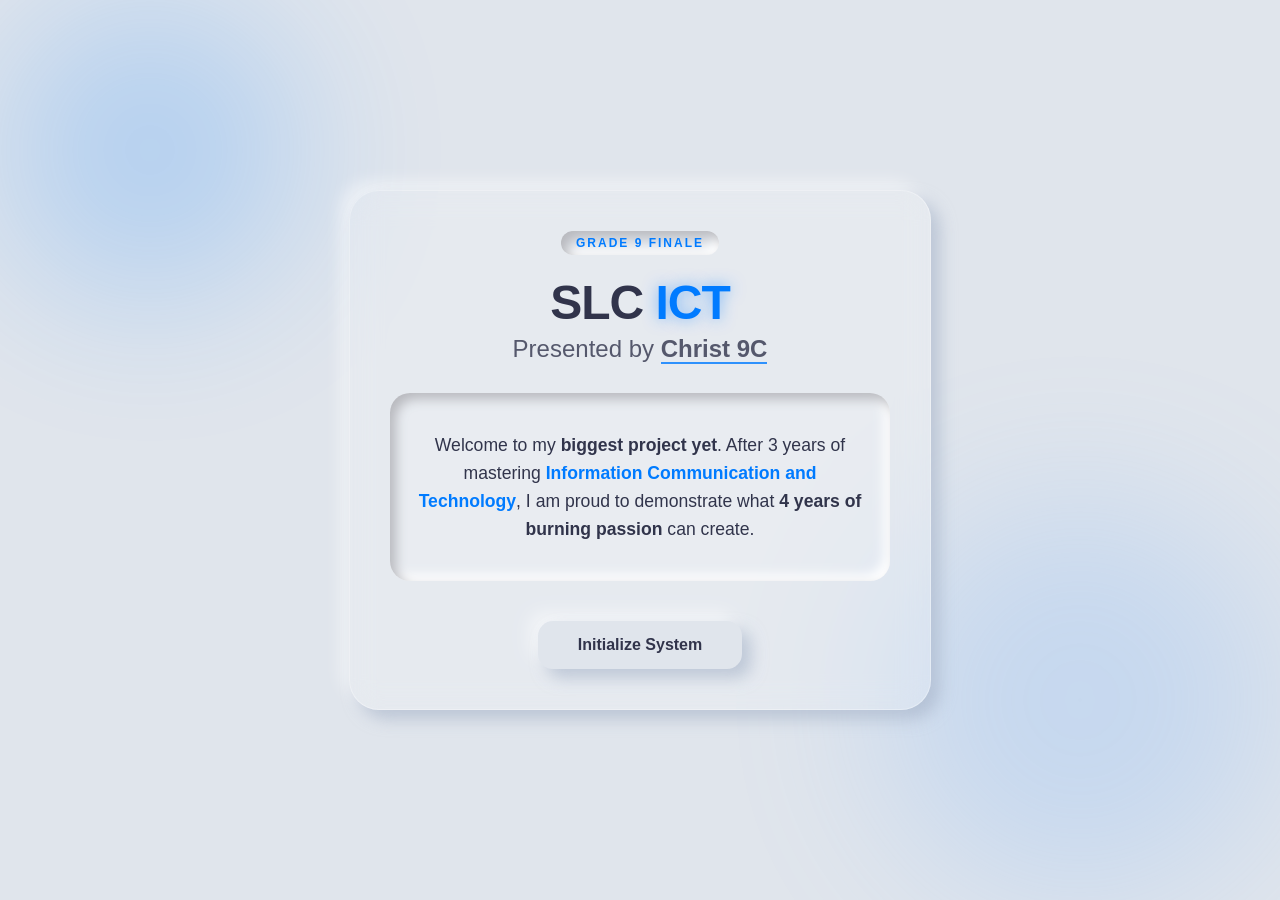
<file: index.html>
<!DOCTYPE html>

<html>
<head>
  <meta name="viewport" content="width=device-width, initial-scale=1.0">
  <meta http-equiv="CONTENT-TYPE" content="text/html; charset=UTF-8">
  <title>SLC Introductory</title>
  <link rel="stylesheet" href="e.css">
  <script>
  function delayedRedirect() {
        setTimeout(function() {
            window.location.href = "dashboard.html";
        }, 400);
    }
  </script>
  
</head>
<body>
  <div class="bg-animation">
    <div class="blob"></div>
    <div class="blob"></div>
  </div>

  <div class="main-card">
    <div class="badge">GRADE 9 FINALE</div>
    <h1>SLC <span class="accent">ICT</span></h1>
    <h2>Presented by <span class="name-highlight">Christ 9C</span></h2>
    
    <div class="content-box">
      <p>Welcome to my <b>biggest project yet</b>. After 3 years of mastering 
        <span class="LICT">Information Communication and Technology</span>, 
        I am proud to demonstrate what <b>4 years of burning passion</b> can create.
      </p>
    </div>
    
    <button class="GO" onclick="delayedRedirect()">Initialize System</button>
  </div>
</body>

</html>
</file>
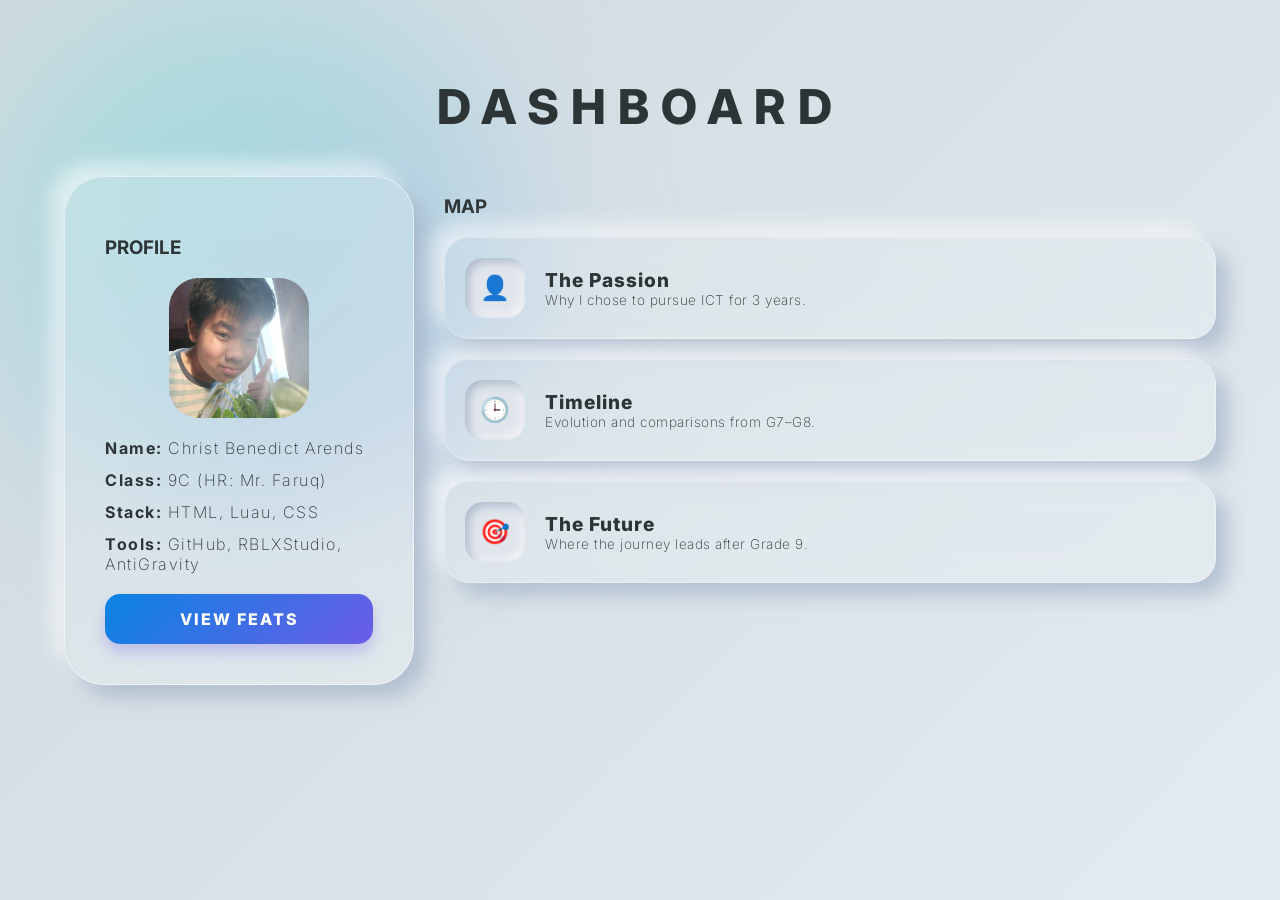
<file: dashboard.html>
<!DOCTYPE html>
<html>
<head>
  <meta name="viewport" content="width=device-width, initial-scale=1.0">
  
  <meta http-equiv="CONTENT-TYPE" content="text/html; charset=UTF-8">
  <title>SLC Dashboard</title>
  <link rel="stylesheet" href="dashboard.css"> <script>
  function dRF() {
        setTimeout(function() {
            window.location.href = "feats.html";
        }, 400);
    }
  function dRP() {
        setTimeout(function() {
            window.location.href = "Passion.html";
        }, 400);
    }
  function dRT() {
        setTimeout(function() {
            window.location.href = "Timeline.html";
        }, 400);
    }
  function dRTF() {
        setTimeout(function() {
            window.location.href = "TheFuture.html";
        }, 400);
    }
  </script>
</head>
<body>
  <div class="bg-animation">
    <div class="blob"></div>
  </div>

  <h1>DASHBOARD</h1>

  <div class="Cards-Container">
    <div class="left-content-card">
      <div class="glass-inner">
        <h3>PROFILE</h3>
        <div class="profile-img-container">
            <img src="IMG-20260409-WA0044.jpg" alt="Profile"> 
        </div>
        <div class="stats">
            <p><strong>Name:</strong> Christ Benedict Arends</p>
            <p><strong>Class:</strong> 9C (HR: Mr. Faruq)</p>
            <p><strong>Stack:</strong> HTML, Luau, CSS</p>
          <p><strong>Tools:</strong> GitHub, RBLXStudio, AntiGravity</p>
        </div>
        <button class="Feats-Btn" onclick="dRF()">VIEW FEATS</button>
      </div>
    </div>

    <div class="right-container-card">
      <h3 class="section-label">MAP</h3>
      
      <div class="nav-item" onclick="dRP()">
        <div class="icon-box icon-passion">👤</div>
        <div class="nav-text">
            <button class="Why">The Passion</button>
            <span>Why I chose to pursue ICT for 3 years.</span>
        </div>
      </div>

      <div class="nav-item" onclick="dRT()">
        <div class="icon-box icon-timeline">🕒</div>
        <div class="nav-text">
            <button class="Timeline">Timeline</button>
            <span>Evolution and comparisons from G7–G8.</span>
        </div>
      </div>

      <div class="nav-item" onclick="dRTF()">
        <div class="icon-box icon-future">🎯</div>
        <div class="nav-text">
            <button class="TheFuture">The Future</button>
            <span>Where the journey leads after Grade 9.</span>
        </div>
      </div>
    </div>
  </div>
</body>
</html>
</file>
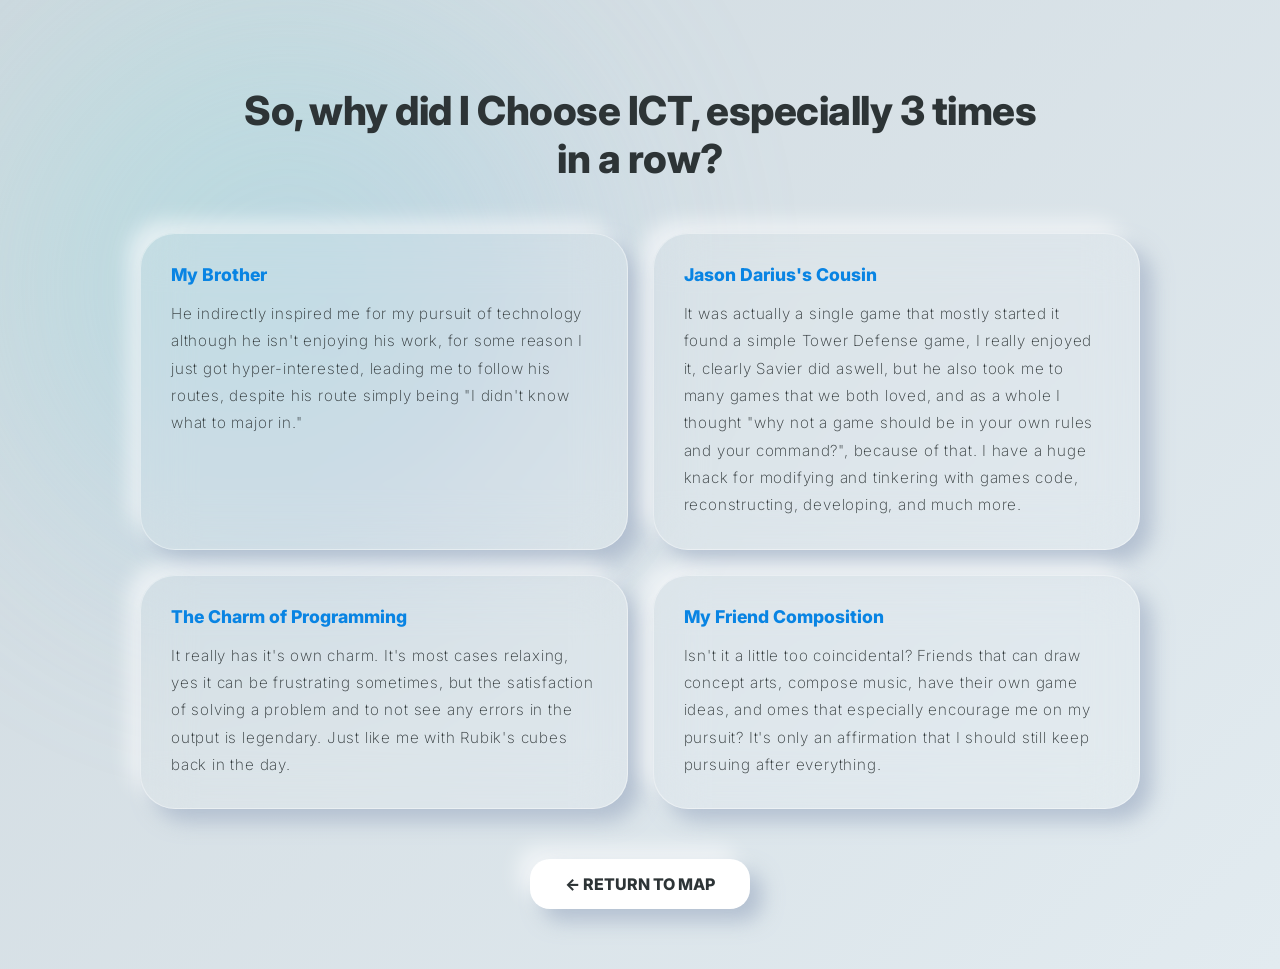
<file: Passion.html>
<!DOCTYPE html>

<html>
<head>
  <meta name="viewport" content="width=device-width, initial-scale=1.0">
  
  <meta http-equiv="CONTENT-TYPE" content="text/html; charset=UTF-8">
  <title>Hello, World!</title>
  <link rel="stylesheet" href="PStyles.css">
</head>
<body>
  <div class="bg-animation">
    <div class="blob"></div>
  </div>

  <h1>So, why did I Choose ICT, especially 3 times in a row?</h1>
  
  <div class="main-card">
    <div class="sub-card">
      <h3>My Brother</h3>
      <p>He indirectly inspired me for my pursuit of technology
        although he isn't enjoying his work, for some reason
        I just got hyper-interested, leading me to follow his
        routes, despite his route simply being "I didn't know what to major in."</p>
    </div>

    <div class="sub-card">
      <h3>Jason Darius's Cousin</h3>
      <p>It was actually a single game that mostly started it
        found a simple Tower Defense game, I really enjoyed it, clearly
        Savier did aswell, but he also took me to many games that
        we both loved, and as a whole I thought "why not a game should
        be in your own rules and your command?", because of that. I have a huge
        knack for modifying and tinkering with games code, reconstructing,
        developing, and much more.</p>
    </div>

    <div class="sub-card">
      <h3>The Charm of Programming</h3>
      <p>It really has it's own charm. It's most cases relaxing,
        yes it can be frustrating sometimes, but the satisfaction
        of solving a problem and to not see any errors in the output
        is legendary. Just like me with Rubik's cubes back in the day.</p>
    </div>

    <div class="sub-card">
      <h3>My Friend Composition</h3>
      <p>Isn't it a little too coincidental? Friends that can draw concept arts,
        compose music, have their own game ideas, and omes that especially
        encourage me on my pursuit? It's only an affirmation that I should still keep
        pursuing after everything.</p>
    </div>
  </div>

  <div class="back-nav">
     <button class="back-btn" onclick="window.location.href='dashboard.html'">← RETURN TO MAP</button>
  </div>
</body>
</html>
</file>
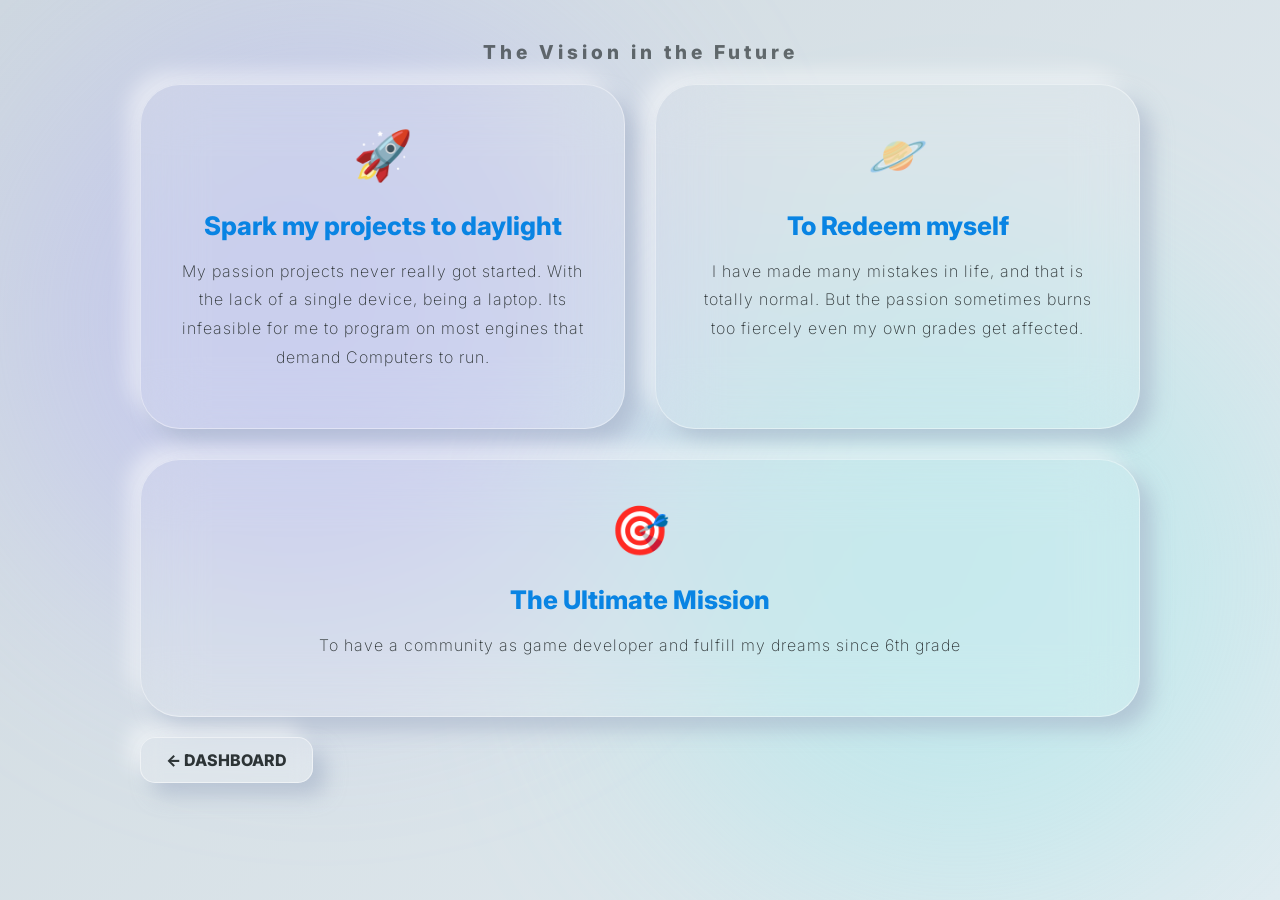
<file: TheFuture.html>
<!DOCTYPE html>
<html>
<head>
  <meta name="viewport" content="width=device-width, initial-scale=1.0">
  
  <meta http-equiv="CONTENT-TYPE" content="text/html; charset=UTF-8">
  <title>The Vision - Future</title>
  <link rel="stylesheet" href="FUStyles.css">
</head>
<body>
  <div class="bg-animation">
    <div class="blob"></div>
    <div class="blob" style="bottom:0; right:0; background: #81ecec;"></div>
  </div>
  
  <h1>The Vision in the Future</h1> <br>

  <div class="future-grid">
    
    <div class="vision-card">
      <div class="icon-header">🚀</div>
      <h3>Spark my projects to daylight</h3>
      <p>My passion projects never really got started. With the lack of a single
        device, being a laptop. Its infeasible for me to program on most engines that
        demand Computers to run.
      </p>
    </div>

    <div class="vision-card">
      <div class="icon-header">🪐</div>
      <h3>To Redeem myself</h3>
      <p>I have made many mistakes in life, and that is totally normal. But
        the passion sometimes burns too fiercely even my own grades get affected.
      </p>
    </div>

    <div class="vision-card full-width">
      <div class="icon-header">🎯</div>
      <h3>The Ultimate Mission</h3>
      <p>To have a community as game developer and fulfill my dreams since 6th grade
      </p>
    </div>

  </div>
  <br>
  <nav class="top-nav">
    <button class="back-btn" onclick="window.location.href='dashboard.html'">← DASHBOARD</button>
    
  </nav>
</body>
</html>
</file>
<file: e.css>
:root {
  /* Color Palette */
  --bg-color: #e0e5ec; /* Classic Neumorphic base */
  --text-color: #31344b;
  --accent-blue: #007bff;
  --accent-glow: rgba(0, 123, 255, 0.5);
  
  /* Neumorphic Shadows */
  --nm-shadow-out: 9px 9px 16px rgb(163,177,198,0.6), 
                  -9px -9px 16px rgba(255,255,255, 0.5);
  --nm-shadow-in: inset 6px 6px 12px #b8b9be, 
                 inset -6px -6px 12px #ffffff;
}

body {
  margin: 0;
  padding: 0;
  height: 100vh;
  display: flex;
  justify-content: center;
  align-items: center;
  font-family: 'Segoe UI', Roboto, sans-serif;
  background-color: var(--bg-color);
  overflow: hidden;
  color: var(--text-color);
}

/* --- Animated Background --- */
.bg-animation {
  position: absolute;
  width: 100%;
  height: 100%;
  z-index: -1;
  background: var(--bg-color);
}

.blob {
  position: absolute;
  width: 300px;
  height: 300px;
  background: var(--accent-blue);
  filter: blur(80px);
  border-radius: 50%;
  opacity: 0.2;
  animation: move 15s infinite alternate;
}

.blob:nth-child(2) {
  background: #60a5fa;
  width: 400px;
  height: 400px;
  right: 0;
  bottom: 0;
  animation-duration: 20s;
  animation-delay: -5s;
}

@keyframes move {
  from { transform: translate(-10%, -10%); }
  to { transform: translate(20%, 20%); }
}

/* --- Main Glassmorphic Card --- */
.main-card {
  position: relative;
  width: 90%;
  max-width: 500px;
  padding: 40px;
  text-align: center;
  
  /* Glassmorphism */
  background: rgba(255, 255, 255, 0.2);
  backdrop-filter: blur(15px);
  -webkit-backdrop-filter: blur(15px);
  border-radius: 30px;
  border: 1px solid rgba(255, 255, 255, 0.3);
  
  /* Neumorphic Outer Shadow */
  box-shadow: var(--nm-shadow-out);
}

.badge {
  display: inline-block;
  padding: 5px 15px;
  border-radius: 50px;
  background: var(--bg-color);
  box-shadow: var(--nm-shadow-in);
  font-size: 12px;
  font-weight: bold;
  letter-spacing: 2px;
  color: var(--accent-blue);
  margin-bottom: 20px;
}

h1 {
  font-size: 3rem;
  margin: 0;
  font-weight: 800;
  letter-spacing: -1px;
}

.accent {
  color: var(--accent-blue);
  text-shadow: 0 0 15px var(--accent-glow);
}

h2 {
  font-weight: 400;
  opacity: 0.8;
  margin-top: 5px;
}

.name-highlight {
  font-weight: 700;
  border-bottom: 2px solid var(--accent-blue);
}

/* --- Content Box --- */
.content-box {
  margin: 30px 0;
  padding: 20px;
  background: rgba(255, 255, 255, 0.1);
  border-radius: 20px;
  box-shadow: var(--nm-shadow-in);
  font-size: 1.1rem;
  line-height: 1.6;
}

.LICT {
  color: var(--accent-blue);
  font-weight: bold;
}

/* --- Neumorphic Button --- */
.GO {
  margin-top: 10px;
  padding: 15px 40px;
  border: none;
  border-radius: 15px;
  background: var(--bg-color);
  color: var(--text-color);
  font-weight: bold;
  font-size: 1rem;
  cursor: pointer;
  box-shadow: var(--nm-shadow-out);
  transition: all 0.2s ease;
  outline: none;
}

.GO:hover {
  color: var(--accent-blue);
  box-shadow: 4px 4px 10px rgb(163,177,198,0.5), 
              -4px -4px 10px rgba(255,255,255, 0.5);
  transform: translateY(-2px);
}

.GO:active {
  box-shadow: var(--nm-shadow-in);
  transform: translateY(0px);
}
</file>
<file: dashboard.css>
@import url('https://fonts.googleapis.com/css2?family=Inter:wght@200;400;800&display=swap');

* {
  box-sizing: border-box; /* Crucial for responsiveness */
}

:root {
  --bg-gradient: linear-gradient(135deg, #cfd9df 0%, #e2ebf0 100%);
  --text-color: #2d3436;
  --accent-blue: #0984e3;
  --nm-out: 12px 12px 20px rgba(163, 177, 198, 0.7), -12px -12px 20px rgba(255, 255, 255, 0.6);
  --nm-in: inset 4px 4px 8px rgba(163, 177, 198, 0.8), inset -4px -4px 8px rgba(255, 255, 255, 0.6);
}

body {
  background: var(--bg-gradient);
  color: var(--text-color);
  font-family: 'Inter', sans-serif;
  margin: 0;
  display: flex;
  flex-direction: column;
  align-items: center;
  min-height: 100vh;
  padding: 5vh 5%; /* Use percentage padding for responsiveness */
  overflow-x: hidden;
  animation: fadeInSystem 1.2s cubic-bezier(0.22, 1, 0.36, 1) forwards;
}

@keyframes fadeInSystem {
  from { opacity: 0; transform: translateY(120px); }
  to { opacity: 1; transform: translateY(0); }
}

/* --- Animated Background Elements --- */
.bg-animation {
  position: fixed;
  top: 0; left: 0; width: 100%; height: 100%;
  z-index: -1;
}

.blob {
  position: absolute;
  width: 40vw;
  height: 40vw;
  background: linear-gradient(135deg, #74ebd5 0%, #9face6 100%);
  filter: blur(80px);
  border-radius: 50%;
  opacity: 0.5;
  animation: float 20s infinite alternate;
}

@keyframes float {
  0% { transform: translate(-10%, -10%); }
  100% { transform: translate(20%, 30%); }
}

h1 {
  letter-spacing: 12px;
  font-weight: 800;
  text-transform: uppercase;
  margin-bottom: 40px;
  text-align: center;
  font-size: clamp(1.5rem, 5vw, 3rem); /* Fluid font size */
}

/* --- THE GRID SYSTEM --- */
.Cards-Container {
  display: grid;
  grid-template-columns: 350px 1fr; /* Two columns on desktop */
  gap: 30px;
  max-width: 1200px;
  width: 100%;
}

/* --- Profile Card (Glass) --- */
.left-content-card {
  background: rgba(255, 255, 255, 0.2);
  backdrop-filter: blur(25px);
  -webkit-backdrop-filter: blur(25px);
  border-radius: 40px;
  border: 1px solid rgba(255, 255, 255, 0.5); /* The "Shine" edge */
  box-shadow: var(--nm-out);
  padding: 40px;
  height: fit-content;
}

.profile-img-container {
  width: 140px;
  height: 140px;
  margin: 0 auto 20px;
  background: var(--bg-color);
  border-radius: 30px;
  box-shadow: var(--nm-in);
  overflow: hidden;
}

.profile-img-container img {
  width: 100%;
  height: 100%;
  object-fit: cover; /* Fixed the stretching */
}

.stats p {
  font-weight: 200;
  letter-spacing: 1.5px;
  margin: 12px 0;
}

/* --- Map Navigation (Neumorphic) --- */
.nav-item {
  display: flex;
  align-items: center;
  background: rgba(255, 255, 255, 0.15);
  backdrop-filter: blur(15px);
  margin-bottom: 20px;
  padding: 20px;
  border-radius: 25px;
  border: 1px solid rgba(255, 255, 255, 0.3);
  box-shadow: var(--nm-out);
  cursor: pointer;
  transition: all 0.3s ease;
}

.nav-item:hover {
  transform: translateY(-5px);
  background: rgba(255, 255, 255, 0.25);
}

.icon-box {
  flex-shrink: 0; /* Prevents icon box from squishing */
  width: 60px;
  height: 60px;
  background: #e0e5ec;
  box-shadow: var(--nm-in);
  border-radius: 18px;
  display: flex;
  justify-content: center;
  align-items: center;
  font-size: 1.5rem;
  margin-right: 20px;
}

.nav-text button {
  all: unset;
  display: block;
  font-size: 1.2rem;
  font-weight: 800;
  letter-spacing: 1px;
}

.nav-text span {
  font-weight: 200;
  font-size: 0.85rem;
  letter-spacing: 0.5px;
  display: block;
}

/* --- Gradient Button --- */
.Feats-Btn {
  all: unset;
  margin-top: 20px;
  width: 100%;
  display: block;
  padding: 15px 0;
  background: linear-gradient(135deg, #0984e3, #6c5ce7);
  border-radius: 15px;
  color: white;
  font-weight: 800;
  letter-spacing: 2px;
  text-align: center;
  cursor: pointer;
  box-shadow: 0 8px 15px rgba(108, 92, 231, 0.3);
}

/* --- MOBILE & TABLET RESPONSIVENESS --- */
@media (max-width: 950px) {
  .Cards-Container {
    grid-template-columns: 1fr; /* Switches to 1 column */
  }

  .left-content-card {
    text-align: center;
  }

  h1 {
    letter-spacing: 6px;
  }
}

@media (max-width: 500px) {
  .nav-item {
    flex-direction: column; /* Icon goes on top for very small screens */
    text-align: center;
    padding: 30px 15px;
  }

  .icon-box {
    margin-right: 0;
    margin-bottom: 15px;
  }
  
  .nav-text button {
      font-size: 1.1rem;
  }
}
</file>
<file: PStyles.css>
@import url('https://fonts.googleapis.com/css2?family=Inter:wght@200;400;800&display=swap');

* { box-sizing: border-box; }

:root {
  --bg-gradient: linear-gradient(135deg, #cfd9df 0%, #e2ebf0 100%);
  --text-color: #2d3436;
  --nm-out: 12px 12px 20px rgba(163, 177, 198, 0.7), -12px -12px 20px rgba(255, 255, 255, 0.6);
}

body {
  background: var(--bg-gradient);
  color: var(--text-color);
  font-family: 'Inter', sans-serif;
  margin: 0;
  display: flex;
  flex-direction: column;
  align-items: center;
  min-height: 100vh;
  padding: 60px 20px;
  overflow-x: hidden;
}

/* Consistent Background Animation */
.bg-animation {
  position: fixed; top: 0; left: 0; width: 100%; height: 100%; z-index: -1;
}
.blob {
  position: absolute; width: 45vw; height: 45vw; 
  background: linear-gradient(135deg, #74ebd5 0%, #9face6 100%);
  filter: blur(120px); border-radius: 50%; opacity: 0.3;
  animation: floatAround 25s infinite alternate;
}

@keyframes floatAround {
  from { transform: translate(-10%, -10%); }
  to { transform: translate(30%, 20%); }
}

h1 {
  font-weight: 800;
  font-size: clamp(1.2rem, 4vw, 2.5rem);
  text-align: center;
  max-width: 800px;
  margin-bottom: 50px;
  letter-spacing: -0.5px;
  line-height: 1.2;
}

/* --- Layout --- */
.main-card {
  display: grid;
  grid-template-columns: repeat(auto-fit, minmax(320px, 1fr));
  gap: 25px;
  max-width: 1000px;
  width: 100%;
}

/* --- Heartfelt Glass Cards --- */
.sub-card {
  background: rgba(255, 255, 255, 0.1);
  backdrop-filter: blur(25px);
  -webkit-backdrop-filter: blur(25px);
  border: 1px solid rgba(255, 255, 255, 0.4);
  border-radius: 35px;
  padding: 30px;
  box-shadow: var(--nm-out);
  transition: all 0.5s cubic-bezier(0.23, 1, 0.32, 1);
  animation: cardEntry 1s ease-out backwards;
}

/* Staggered entry for cards */
.sub-card:nth-child(1) { animation-delay: 0.1s; }
.sub-card:nth-child(2) { animation-delay: 0.2s; }
.sub-card:nth-child(3) { animation-delay: 0.3s; }
.sub-card:nth-child(4) { animation-delay: 0.4s; }

@keyframes cardEntry {
  from { opacity: 0; transform: translateY(30px) scale(0.95); }
  to { opacity: 1; transform: translateY(0) scale(1); }
}

.sub-card:hover {
  transform: translateY(-10px);
  background: rgba(255, 255, 255, 0.2);
  border-color: rgba(255, 255, 255, 0.7);
}

h3 {
  font-weight: 800;
  color: #0984e3;
  margin-top: 0;
  margin-bottom: 15px;
  font-size: 1.1rem;
}

p {
  font-weight: 200; /* Your thin, spaced out preference */
  line-height: 1.8;
  letter-spacing: 0.8px;
  font-size: 0.95rem;
  margin: 0;
}

/* --- Back Navigation --- */
.back-nav {
    margin-top: 50px;
}

.back-btn {
  all: unset;
  padding: 15px 35px;
  background: white;
  border-radius: 20px;
  font-weight: 800;
  box-shadow: var(--nm-out);
  cursor: pointer;
  transition: 0.3s;
}

.back-btn:hover {
  transform: scale(1.05);
  color: #0984e3;
}
</file>
<file: FUStyles.css>
@import url('https://fonts.googleapis.com/css2?family=Inter:wght@200;400;800&display=swap');
/* The "Ease Into Existence" Snippet */
@keyframes fadeInSystem { from { opacity: 0; transform: translateY(15px); } to { opacity: 1; transform: translateY(0); } }

body { animation: fadeInSystem 0.7s cubic-bezier(0.22, 1, 0.36, 1) forwards; }

* { box-sizing: border-box; }

:root {
  --bg-gradient: linear-gradient(135deg, #cfd9df 0%, #e2ebf0 100%);
  --accent-blue: #0984e3;
  --nm-out: 12px 12px 20px rgba(163, 177, 198, 0.6), -12px -12px 20px rgba(255, 255, 255, 0.5);
}

body {
  background: var(--bg-gradient);
  color: #2d3436;
  font-family: 'Inter', sans-serif;
  margin: 0;
  padding: 40px 5%;
  min-height: 100vh;
  display: flex;
  flex-direction: column;
  align-items: center;
}

/* Background Blobs */
.bg-animation { position: fixed; top: 0; left: 0; width: 100%; height: 100%; z-index: -1; }
.blob { position: absolute; width: 50vw; height: 50vw; background: #a29bfe; filter: blur(120px); border-radius: 50%; opacity: 0.3; animation: pulse 10s infinite alternate; }

@keyframes pulse {
    from { transform: scale(1); }
    to { transform: scale(1.1); }
}

/* Nav */
.top-nav { display: flex; align-items: center; justify-content: space-between; width: 100%; max-width: 1000px; margin-bottom: 60px; }
.back-btn { all: unset; padding: 12px 25px; background: rgba(255,255,255,0.2); backdrop-filter: blur(10px); border-radius: 15px; border: 1px solid rgba(255,255,255,0.5); cursor: pointer; font-weight: 800; box-shadow: var(--nm-out); transition: 0.3s; }
.back-btn:hover { background: white; transform: translateY(-3px); }
h1 { font-weight: 800; letter-spacing: 4px; font-size: 1.2rem; margin: 0; opacity: 0.7; }

/* Grid */
.future-grid {
  display: grid;
  grid-template-columns: 1fr 1fr;
  gap: 30px;
  max-width: 1000px;
  width: 100%;
}

.vision-card {
  background: rgba(255, 255, 255, 0.1);
  backdrop-filter: blur(30px);
  -webkit-backdrop-filter: blur(30px);
  border-radius: 40px;
  padding: 40px;
  border: 1px solid rgba(255, 255, 255, 0.4);
  box-shadow: var(--nm-out);
  text-align: center;
  transition: 0.4s;
}

.vision-card:hover {
    background: rgba(255, 255, 255, 0.2);
    transform: scale(1.02);
}

.full-width {
  grid-column: span 2;
}

.icon-header {
  font-size: 3rem;
  margin-bottom: 20px;
}

h3 { font-weight: 800; font-size: 1.6rem; color: var(--accent-blue); margin-bottom: 15px; }

p { font-weight: 200; line-height: 1.8; letter-spacing: 1px; font-size: 1rem; }

/* Mobile */
@media (max-width: 700px) {
  .future-grid { grid-template-columns: 1fr; }
  .full-width { grid-column: span 1; }
}
</file>
